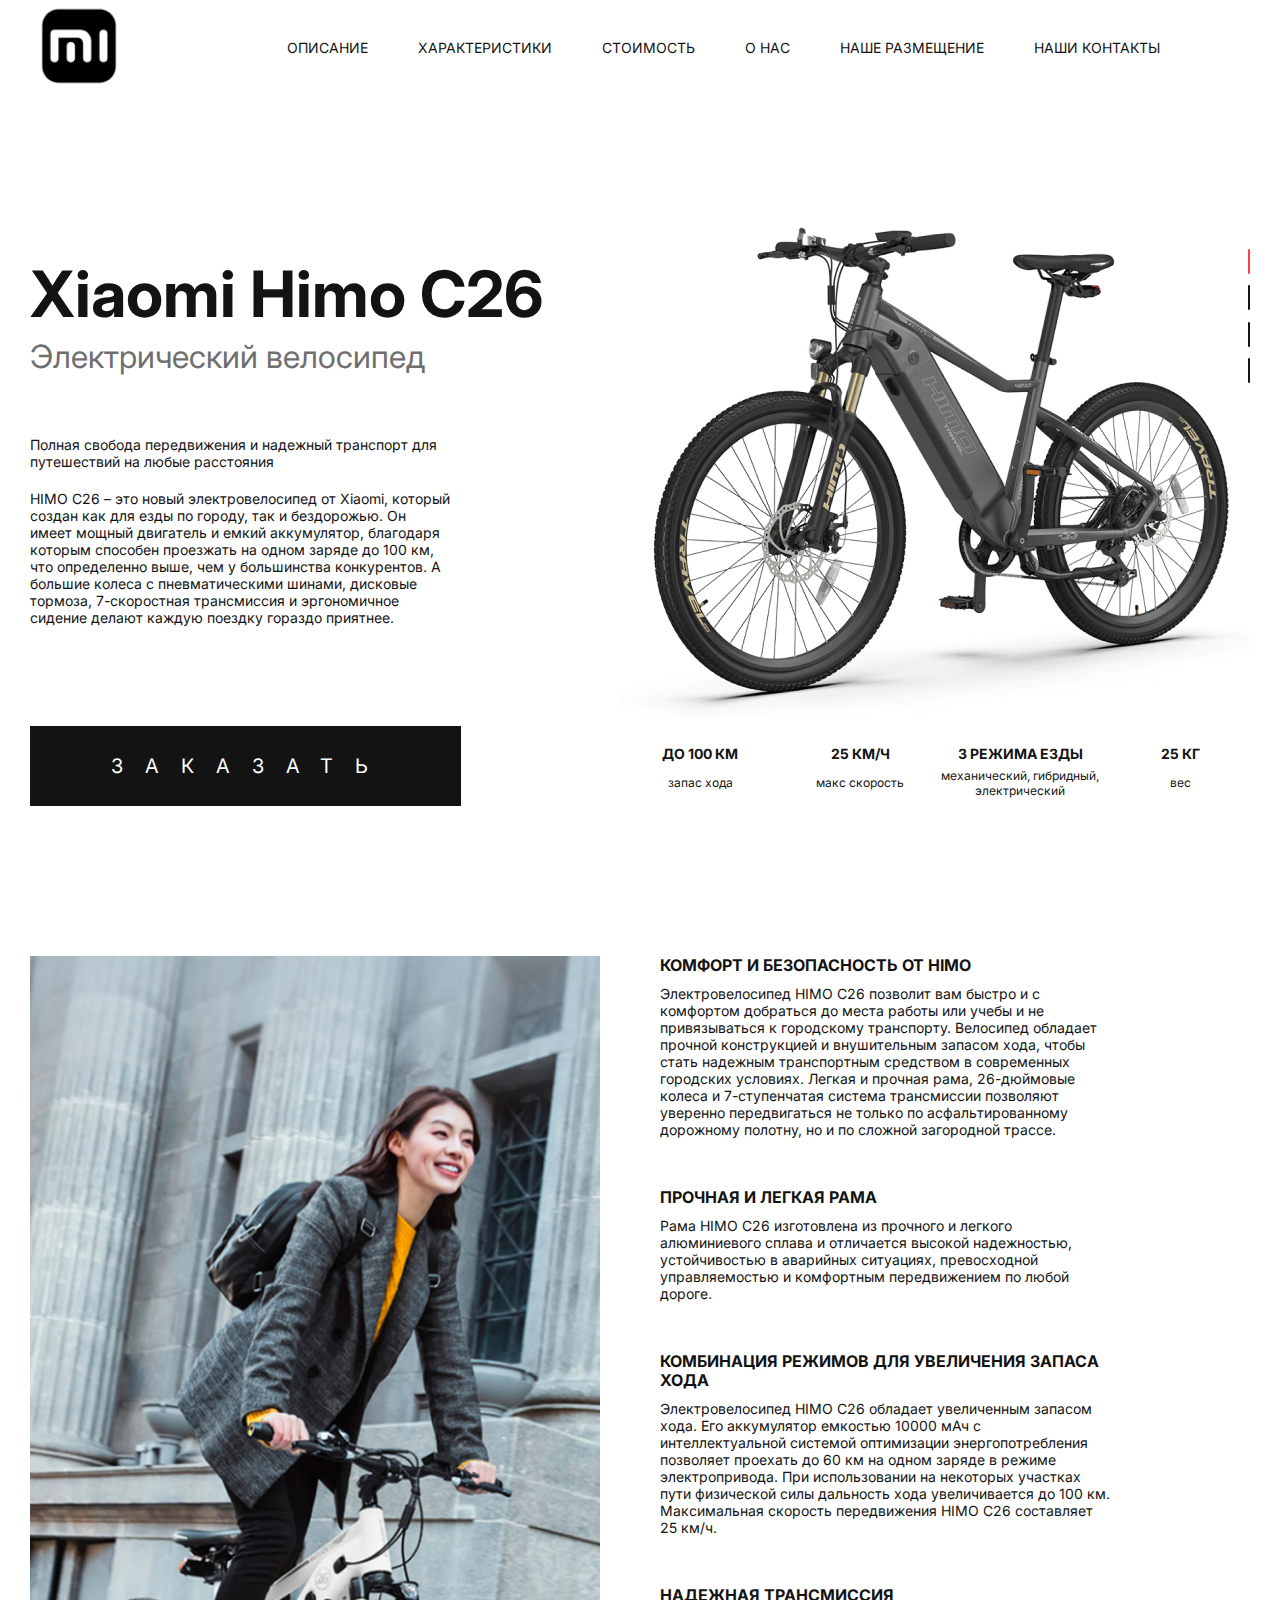
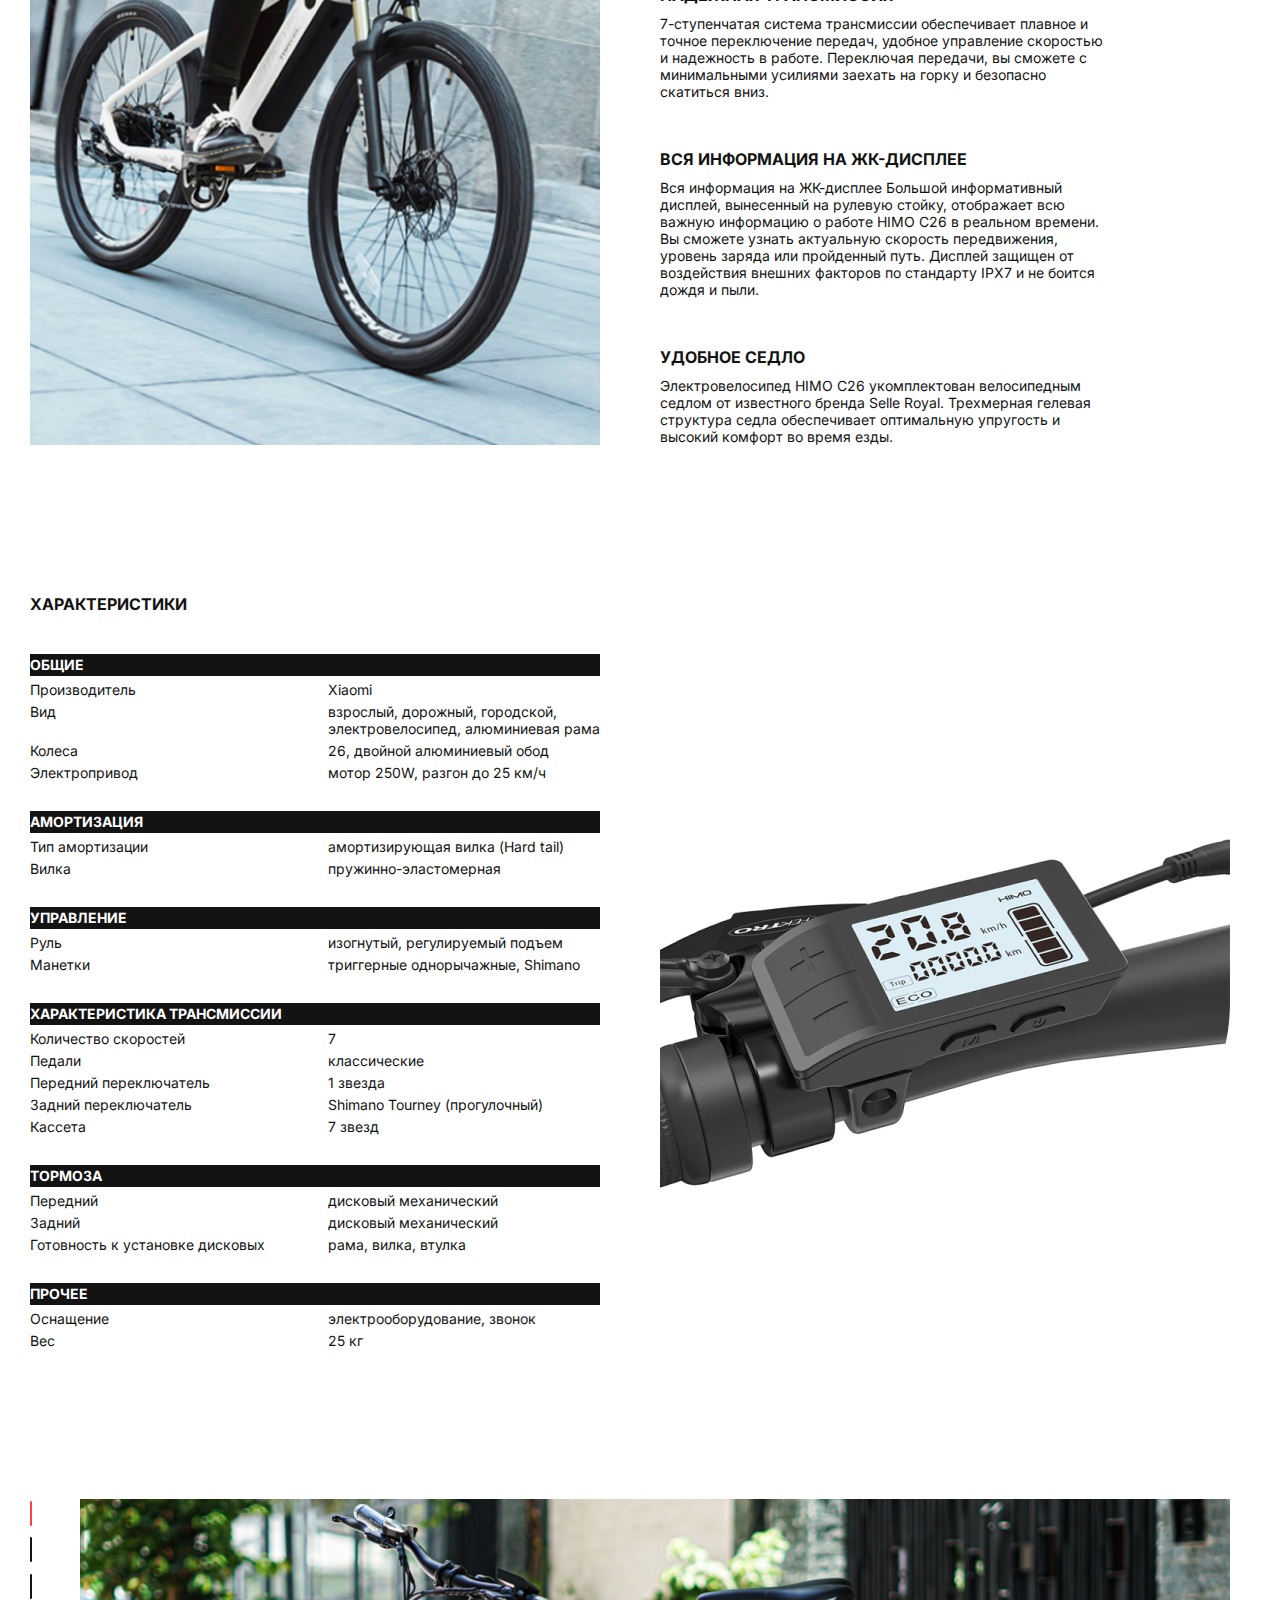
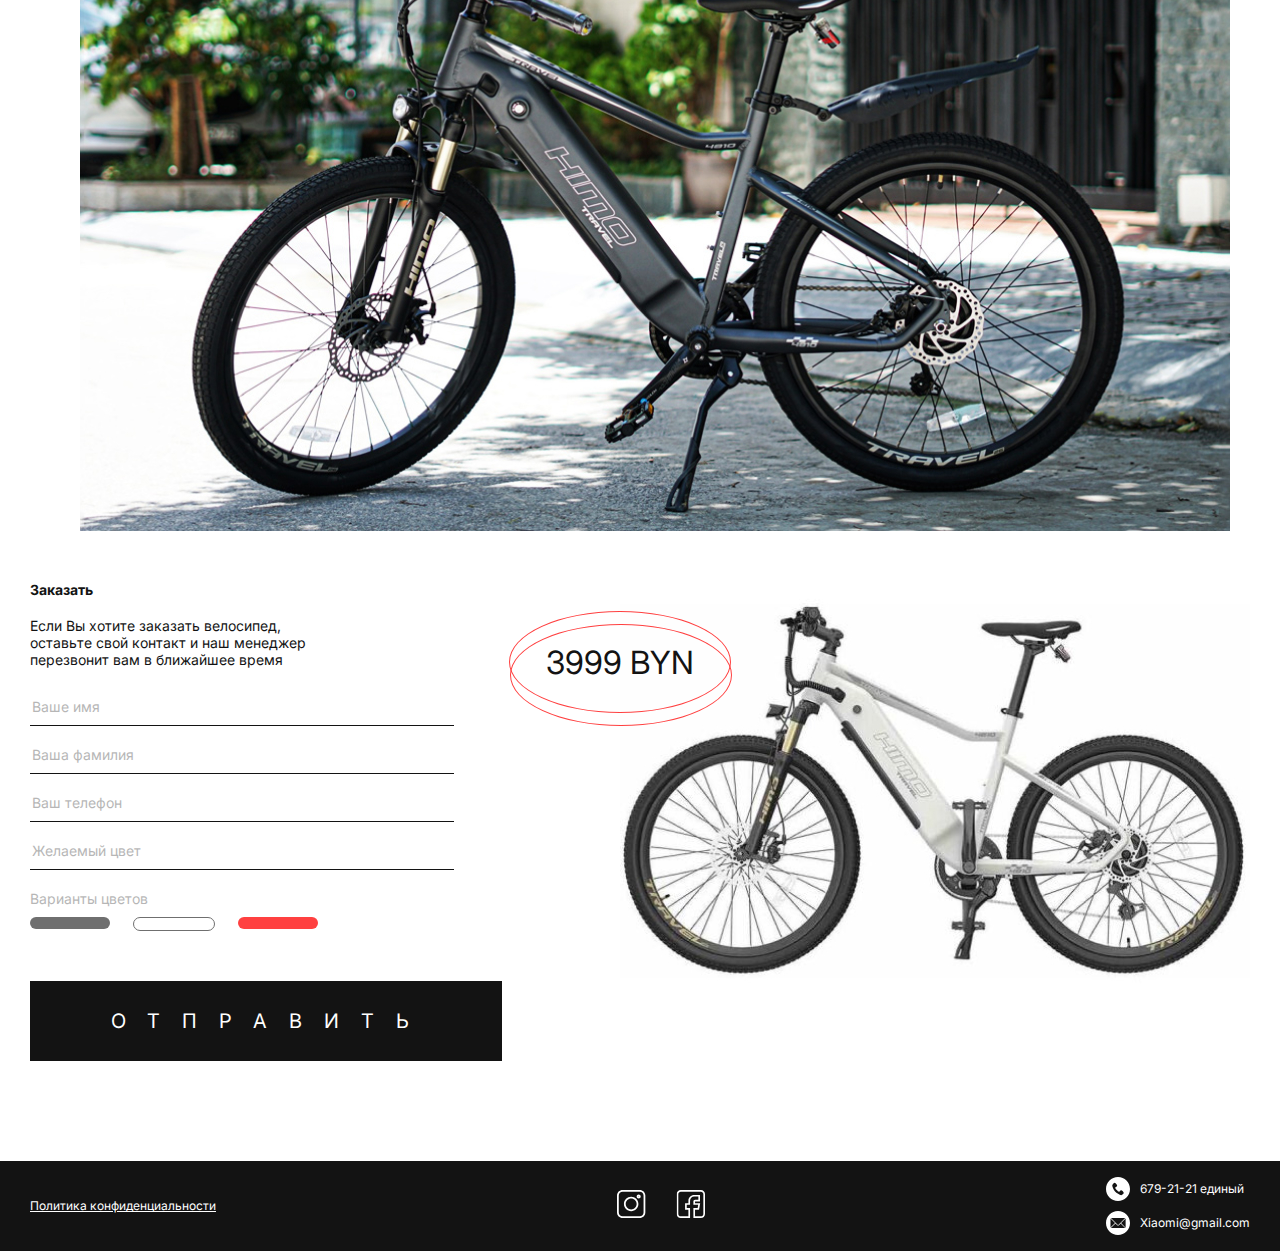
<file: index.html>
<!DOCTYPE html>
<html lang="ru">
<head>
    <meta charset="UTF-8">
    <meta name="viewport" content="width=device-width, initial-scale=1.0">
    <title>HIMO| Xiaomi Himo C26</title>
    <link rel="stylesheet" href="css/normalize.css">
    <link rel="preconnect" href="https://fonts.googleapis.com">
    <link rel="preconnect" href="https://fonts.gstatic.com" crossorigin>
    <link href="https://fonts.googleapis.com/css2?family=Inter:wght@400;700&display=swap" rel="stylesheet">
    <link rel="stylesheet" href="css/slick.css">
    <link rel="stylesheet" href="css/style.css">
</head>
<body>
    <header class="header">
        <div class="container">
             <div class="header__inner"> <!--  общий родитель для логотипа и меню--> 
              <a class="logo" href="#">
                 <img class = "logo__img" src="images/image2.jpg" alt="logo">
              </a>
              <nav class="menu">
                 <ul class="menu__list">
                    <li class="menu__item">
                        <a class="menu__link" href="#info">Описание</a>
                    </li>
                                        <li class="menu__item">
                        <a class="menu__link" href="#characteristics">Характеристики</a>
                    </li>
                                        <li class="menu__item">
                        <a class="menu__link" href="#price">стоимость</a>
                    </li>
                                        </li>
                                        <li class="menu__item">
                        <a class="menu__link" href="aboutus.html">о нас</a>
                    </li>
                                        </li>
                                        <li class="menu__item">
                        <a class="menu__link" href="nashemesto.html">Наше размещение</a>
                    </li>
                     <li class="menu__item">
                        <a class="menu__link" href="cotacts.html">Наши контакты</a>
                    </li>
                 </ul>
              </nav>
            </div>
        </div>
    </header>
    <section class="bike">
        <div class="container">
            <div class="bike__inner">
                <div class="bike__column">
                    <h1 class="bike__title">Xiaomi Himo C26</h1>
                    <h3 class="bike__subtitle">Электрический велосипед</h3>
                    <p class="bike__text">
                     Полная свобода передвижения и надежный транспорт для путешествий на любые расстояния
                    </p>
                    <p class="bike__text">
                        HIMO C26 – это новый электровелосипед от Xiaomi, который создан как для езды по 
                        городу, так и бездорожью. Он имеет мощный двигатель и емкий аккумулятор, благодаря
                        которым способен проезжать на одном заряде до 100 км, что определенно выше, чем у
                        большинства конкурентов. А большие колеса с пневматическими шинами, дисковые тормоза,
                        7-скоростная трансмиссия и эргономичное сидение делают каждую поездку гораздо
                        приятнее. 
                    </p>
                    <a class="bike__link" href="#price">ЗАКАЗАТЬ</a> <!--  bike--> 
                </div>
                <div class="bike__column bike__column-slider">
                    <div class="bike-slider">
                        <img class="bike-slider__item" src="images/bike1.jpg" alt="">
                        <img class="bike-slider__item" src="images/bike2.jpg" alt="">
                        <img class="bike-slider__item" src="images/bike3.jpg" alt="">
                        <img class="bike-slider__item" src="images/bike4.jpg" alt="">
                    </div>
                    <ul class="bike__list">
                     <li class="bike__list-item">
                        <span class="bike__list-num">до 100 км</span>  
                        <span class="bike__list-text">запас хода</span>
                     </li>
                     <li class="bike__list-item">
                        <span class="bike__list-num">25 км/ч </span>
                        <span class="bike__list-text">макс скорость</span>
                     </li>
                    <li class="bike__list-item">
                        <span class="bike__list-num">3 режима езды</span> 
                        <span class="bike__list-text">механический, гибридный, электрический</span>
                     </li>
                    <li class="bike__list-item">
                        <span class="bike__list-num">25 кг</span> 
                        <span class="bike__list-text">вес</span>
                     </li>
                    </ul>
                </div>
            </div>
        </div>
    </section>
    <section class="info" id="info">
        <div class="container">
            <div class="info__inner">
                <img class="info__img" src="images/info-img.jpg" alt="">
                <div class="info__list">
                    <div class="info__item">
                        <h4 class="info__item-title">
                          Комфорт и безопасность от HIMO
                        </h4>
                        <p class="info__item-text">
                            Электровелосипед HIMO C26 позволит вам быстро и с комфортом добраться до места работы или учебы и не привязываться к городскому транспорту. Велосипед обладает прочной конструкцией и внушительным запасом хода, чтобы стать надежным транспортным средством в современных городских условиях. Легкая и прочная рама, 26-дюймовые колеса и 7-ступенчатая система трансмиссии позволяют уверенно передвигаться не только по асфальтированному дорожному полотну, но и по сложной загородной трассе.
                        </p>
                    </div>
                                        <div class="info__item">
                        <h4 class="info__item-title">
                         Прочная и легкая рама
                        </h4>
                        <p class="info__item-text">
                            Рама HIMO C26 изготовлена из прочного и легкого алюминиевого сплава и отличается высокой надежностью, устойчивостью в аварийных ситуациях, превосходной управляемостью и комфортным передвижением по любой дороге.
                        </p>
                    </div>
                                        <div class="info__item">
                        <h4 class="info__item-title">
                          Комбинация режимов для увеличения запаса хода
                        </h4>
                        <p class="info__item-text">
                            Электровелосипед HIMO C26 обладает увеличенным запасом хода. Его аккумулятор емкостью 10000 мАч с интеллектуальной системой оптимизации энергопотребления позволяет проехать до 60 км на одном заряде в режиме электропривода. При использовании на некоторых участках пути физической силы дальность хода увеличивается до 100 км. Максимальная скорость передвижения HIMO C26 составляет 25 км/ч.
                        </p>
                    </div>
                                        <div class="info__item">
                        <h4 class="info__item-title">
                          Надежная трансмиссия
                        </h4>
                        <p class="info__item-text">
                            7-ступенчатая система трансмиссии обеспечивает плавное и точное переключение передач, удобное управление скоростью и надежность в работе. Переключая передачи, вы сможете с минимальными усилиями заехать на горку и безопасно скатиться вниз.
                        </p>
                    </div>
                                        <div class="info__item">
                        <h4 class="info__item-title">
                           Вся информация на ЖК-дисплее
                        </h4>
                        <p class="info__item-text">
                             Вся информация на ЖК-дисплее
Большой информативный дисплей, вынесенный на рулевую стойку, отображает всю важную информацию о работе HIMO C26 в реальном времени. Вы сможете узнать актуальную скорость передвижения, уровень заряда или пройденный путь. Дисплей защищен от воздействия внешних факторов по стандарту IPX7 и не боится дождя и пыли.
                        </p>
                    </div>
                                        <div class="info__item">
                        <h4 class="info__item-title">
                           Удобное седло
                        </h4>
                        <p class="info__item-text">
                            Электровелосипед HIMO C26 укомплектован велосипедным седлом от известного бренда Selle Royal. Трехмерная гелевая структура седла обеспечивает оптимальную упругость и высокий комфорт во время езды.
                        </p>
                    </div>
                </div>
            </div>
        </div>
    </section>
    <section class="characteristics" id="characteristics">
        <div class="container">
             <h4 class="characteristics__head">
                    Характеристики
             </h4>
            <div class="characteristics__inner">
               <div class="characteristics__items">
                  <ul class="characteristics__list">
                    <li class="characteristics__title">
                       Общие
                    </li>
                    <li class="characteristics__line">
                       <p class="characteristics__name">Производитель</p>
                       <p class="characteristics__descr">Xiaomi</p>
                    </li>
                                        <li class="characteristics__line">
                       <p class="characteristics__name">Вид</p>
                       <p class="characteristics__descr">взрослый, дорожный, городской, электровелосипед, алюминиевая рама</p>
                    </li>
                                        <li class="characteristics__line">
                       <p class="characteristics__name">Колеса</p>
                       <p class="characteristics__descr">26, двойной алюминиевый обод</p>
                    </li>
                                        <li class="characteristics__line">
                       <p class="characteristics__name">Электропривод</p>
                       <p class="characteristics__descr">мотор 250W, разгон до 25 км/ч</p>
                    </li>
                  </ul>
                 <ul class="characteristics__list">
                    <li class="characteristics__title">
                      Амортизация
                    </li>
                    <li class="characteristics__line">
                       <p class="characteristics__name">Тип амортизации</p>
                       <p class="characteristics__descr">амортизирующая вилка (Hard tail)</p>
                    </li>
                                        <li class="characteristics__line">
                       <p class="characteristics__name">Вилка</p>
                       <p class="characteristics__descr">пружинно-эластомерная</p>
                    </li>
                  </ul>
                                   <ul class="characteristics__list">
                    <li class="characteristics__title">
                       Управление
                    </li>
                    <li class="characteristics__line">
                       <p class="characteristics__name">Руль</p>
                       <p class="characteristics__descr">изогнутый, регулируемый подъем</p>
                    </li>
                                        <li class="characteristics__line">
                       <p class="characteristics__name">Манетки</p>
                       <p class="characteristics__descr">триггерные однорычажные, Shimano</p>
                    </li>
                  </ul>
                                   <ul class="characteristics__list">
                    <li class="characteristics__title">
                       Характеристика трансмиссии
                    </li>
                    <li class="characteristics__line">
                       <p class="characteristics__name">Количество скоростей</p>
                       <p class="characteristics__descr">7</p>
                    </li>
                                        <li class="characteristics__line">
                       <p class="characteristics__name">Педали</p>
                       <p class="characteristics__descr">классические</p>
                    </li>
                                        <li class="characteristics__line">
                       <p class="characteristics__name">Передний переключатель</p>
                       <p class="characteristics__descr">1 звезда</p>
                    </li>
                                        <li class="characteristics__line">
                       <p class="characteristics__name">Задний переключатель</p>
                       <p class="characteristics__descr">Shimano Tourney (прогулочный)</p>
                    </li>
                                        <li class="characteristics__line">
                       <p class="characteristics__name">Кассета</p>
                       <p class="characteristics__descr">7 звезд</p>
                    </li>
                  </ul>
                                   <ul class="characteristics__list">
                    <li class="characteristics__title">
                       Тормоза
                    </li>
                    <li class="characteristics__line">
                       <p class="characteristics__name">Передний</p>
                       <p class="characteristics__descr">дисковый механический</p>
                    </li>
                                        <li class="characteristics__line">
                       <p class="characteristics__name">Задний</p>
                       <p class="characteristics__descr">дисковый механический</p>
                    </li>
                                        <li class="characteristics__line">
                       <p class="characteristics__name">Готовность к установке дисковых</p>
                       <p class="characteristics__descr">рама, вилка, втулка</p>
                    </li>
                  </ul>
                                   <ul class="characteristics__list">
                    <li class="characteristics__title">
                         Прочее
                    </li>
                    <li class="characteristics__line">
                       <p class="characteristics__name">Оснащение</p>
                       <p class="characteristics__descr">электрооборудование, звонок</p>
                    </li>
                                        <li class="characteristics__line">
                       <p class="characteristics__name">Вес</p>
                       <p class="characteristics__descr">25 кг</p>
                    </li>
                  </ul>
               </div>
               <img class="characteristics__img" src="images/characteristics__img.jpg" alt="">
            </div>
        </div>
    </section>
      <div class="slider">
        <div class="container">
            <div class="slider__items">
               <div class="slider__item">
                <img class="slider__img" src="images/slider-1.jpg" alt="">
               </div>
                              <div class="slider__item">
                <img class="slider__img" src="images/slider-2.jpg" alt="">
               </div>
                              <div class="slider__item">
                <img class="slider__img" src="images/slider-3.jpg" alt="">
               </div>
            </div>
        </div>
      </div>  
      <section class="price" id="price">
        <div class="container">
            <div class="price__inner">
                <form class="form">
                    <h4 class="from__title">
                        Заказать
                    </h4>
                    <p class="form__text">
                        Если Вы хотите заказать велосипед, оставьте свой контакт и наш менеджер перезвонит вам в ближайшее время
                    </p>
                    <input class="form__input-name" id ="name" type="text" placeholder="Ваше имя" >
                    <input class="form__input-phone"  id="surname" type="tel" placeholder="Ваша фамилия">
                    <input class="form__input-phone" id="phone" type="tel" placeholder="Ваш телефон" >
                    <input class="form__input-phone" id="color" type="tel" placeholder="Желаемый цвет" >
                    <p class="form__input-text">
                        Варианты цветов
                    </p>
                    <div class="form__label-box">
                        <label class="form__label">
                            <input class="form__input-radio" type="radio" name="radio">
                            <div class="form__bike">
                                <img class="form__bike-img" src="images/bike-grey.jpg" alt="">
                                <p class="form__bike-price"><span>3800 BYN</span></p>
                            </div>
                            <div class="form__radio-style form__radio-style--grey"></div>
                        </label>
                                                <label class="form__label">
                            <input class="form__input-radio" type="radio" name="radio" checked>
                            <div class="form__bike">
                                <img class="form__bike-img" src="images/bike-white.jpg" alt="">
                                <p class="form__bike-price"><span>3999 BYN</span></p>
                            </div>
                            <div class="form__radio-style form__radio-style--white"></div>
                        </label>
                                                <label class="form__label">
                            <input class="form__input-radio" type="radio" name="radio">
                            <div class="form__bike">
                                <img class="form__bike-img" src="images/bike-red.jpg" alt="">
                                <p class="form__bike-price"><span>4200 BYN</span></p>
                            </div>
                            <div class="form__radio-style form__radio-style--red"></div>
                        </label>
                    </div>
                    <button class="form__btn" type="submit" id="price-action">ОТПРАВИТЬ</button>
                </form>
            </div>
       </div>
      </section>
       <footer class="footer">
        <div class="container">
            <div class="footer__inner">
                <a class="footer__link" href="politconf.html">
                    Политика конфиденциальности
                </a>
                <div class="footer__social">
                    <a class="footer__social-link" href="https://www.instagram.com/xistoreofficial/">  
                      <img class="footer__social-img" src="images/instagram.svg" alt="">
                    </a>
                    <a class="footer__social-link" href="https://www.facebook.com/XiaomiGlobal/?locale=ru_RU">
                         <img class="footer__social-img" src="images/facebook.svg" alt="">
                    </a>
                </div>
                <div class="footer__contacts">
                    <a class="footer__contacts-link" href="tel:679-21-21">
                        <img class="footer__contacts-img" src="images/phone.svg" alt="">
                       <span>679-21-21 единый</span>
                    </a>
                    <a class="footer__contacts-link" href="#mailto:Xiaomi@gmail.com">
                        <img class="footer__contacts-img" src="images/mail.svg" alt="">
                         <span>Xiaomi@gmail.com</span>
                    </a>
                </div>
            </div>
        </div>
       </footer>


    <script src="https://ajax.googleapis.com/ajax/libs/jquery/3.7.1/jquery.min.js"></script>
    <script src="js/slick.min.js"></script>
    <script src="js/main.js"></script>
</body>
</html>
</file>
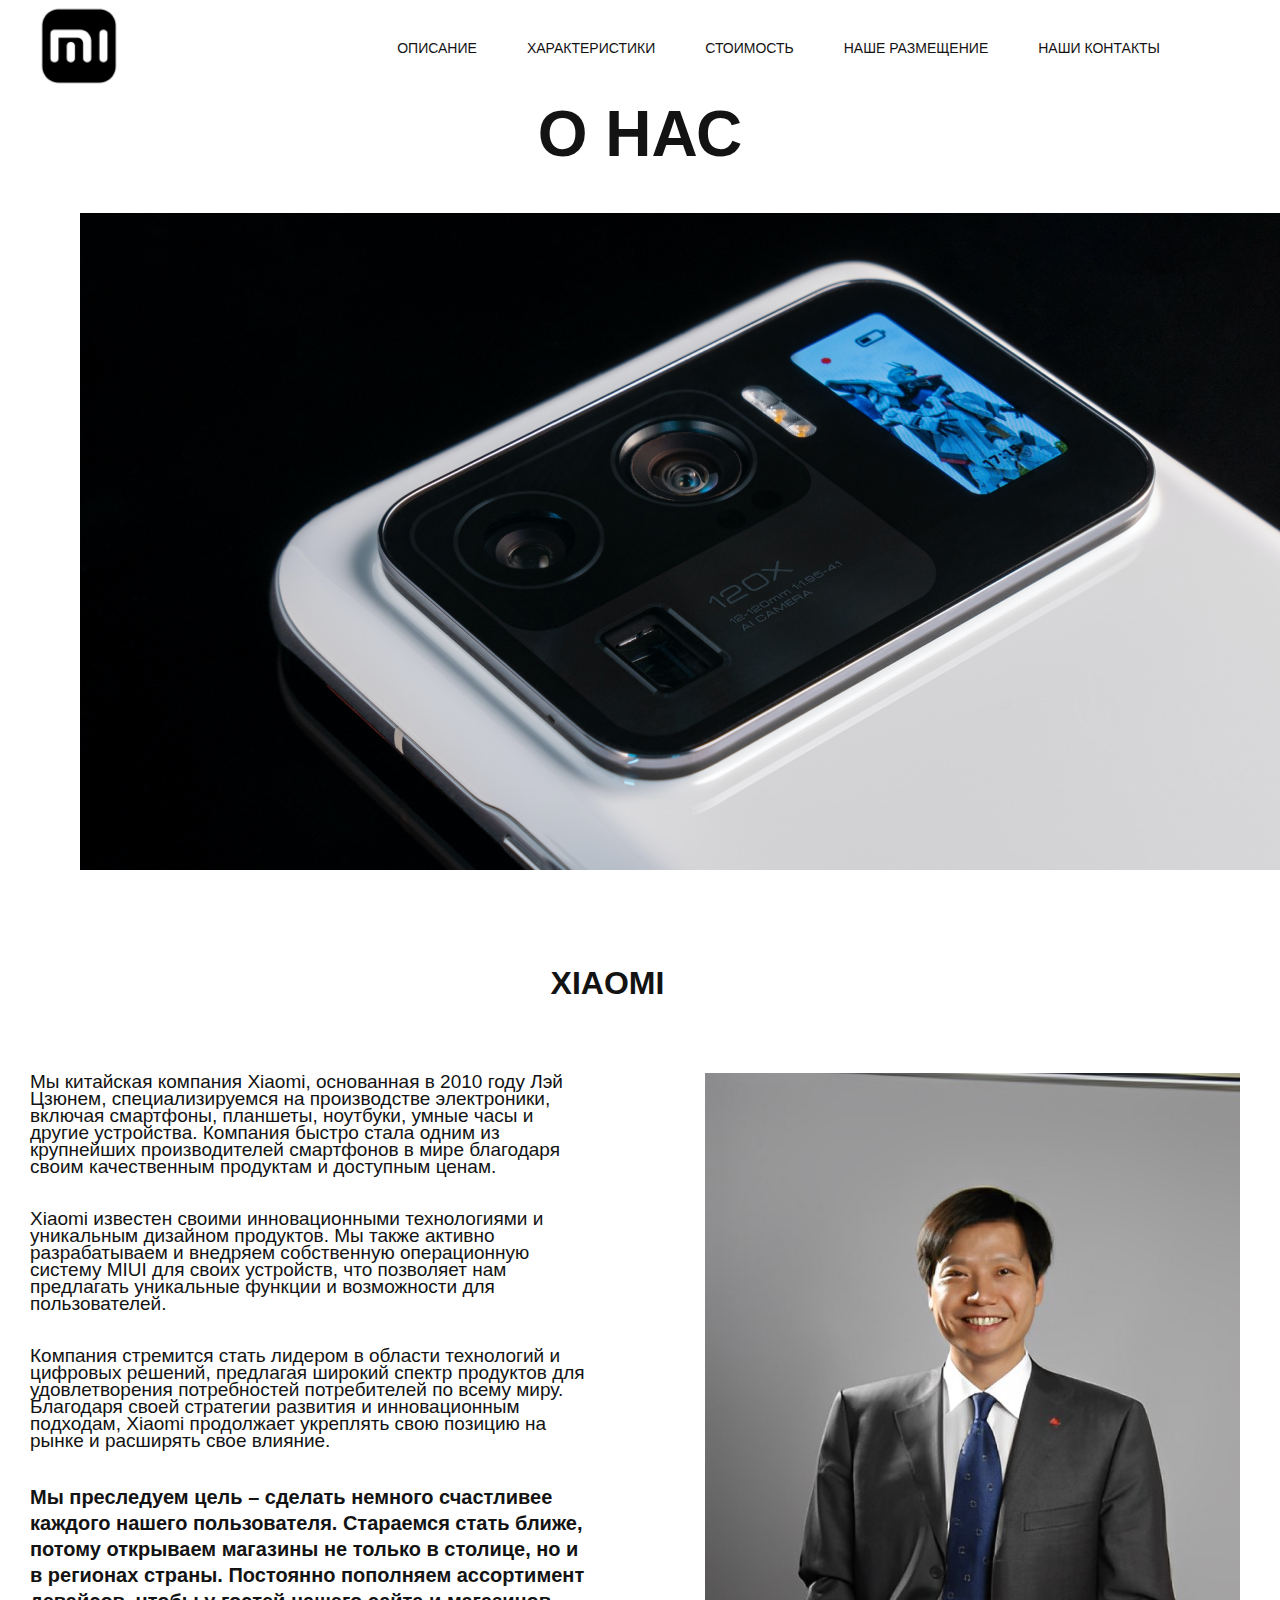
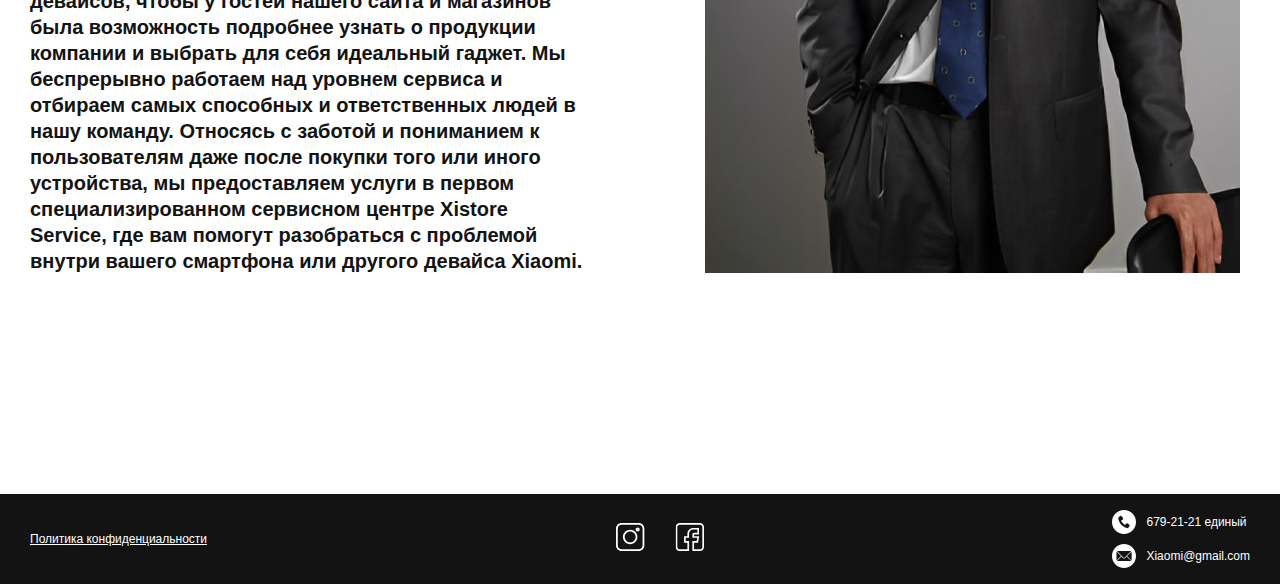
<file: aboutus.html>
<!DOCTYPE html>
<html lang="ru">
<head>
    <meta charset="UTF-8">
    <meta name="viewport" content="width=device-width, initial-scale=1.0">
    <title>О нас</title>
    <link rel="stylesheet" href="css/style.css">
</head>
<body>




     <header class="header">
        <div class="container">
             <div class="header__inner"> <!--  общий родитель для логотипа и меню--> 
              <a class="logo" href="index.html">
                 <img class = "logo__img" src="images/image2.jpg" alt="logo">
              </a>
              <nav class="menu">
                 <ul class="menu__list">
                    <li class="menu__item">
                        <a class="menu__link" href="#info">Описание</a>
                    </li>
                                        <li class="menu__item">
                        <a class="menu__link" href="#characteristics">Характеристики</a>
                    </li>
                                        <li class="menu__item">
                        <a class="menu__link" href="#price">стоимость</a>
                                        </li>
                                        <li class="menu__item">
                        <a class="menu__link" href="nashemesto.html">Наше размещение</a>
                    </li>
                     <li class="menu__item">
                        <a class="menu__link" href="cotacts.html">Наши контакты</a>
                    </li>
                 </ul>
              </nav>
            </div>
        </div>
    </header>

    
     <main class="main">
        <section class="headline">
             <div class="container">
               <h1 class="title">
               О НАС
               </h1>
               <img class="headline-img" src="images/phone-xiaomi.jpg" alt="О НАС">
              </div>
        </section>
         <section class="new">
            <div class="container">
                <h2 class="new-title">
                  Xiaomi
                </h2>
              <div class="new-info">
                <div class="new-text">
                    <p>
                       Мы китайская компания Xiaomi, основанная в 2010 году Лэй Цзюнем, специализируемся на производстве электроники, включая смартфоны, планшеты, ноутбуки, умные часы и другие устройства. Компания быстро стала одним из крупнейших производителей смартфонов в мире благодаря своим качественным продуктам и доступным ценам.
                    </p>
                    <p>
                      Xiaomi известен своими инновационными технологиями и уникальным дизайном продуктов. Мы также активно разрабатываем и внедряем собственную операционную систему MIUI для своих устройств, что позволяет нам предлагать уникальные функции и возможности для пользователей.
                    </p>
                    <p>
                      Компания стремится стать лидером в области технологий и цифровых решений, предлагая широкий спектр продуктов для удовлетворения потребностей потребителей по всему миру. Благодаря своей стратегии развития и инновационным подходам, Xiaomi продолжает укреплять свою позицию на рынке и расширять свое влияние.
                    </p>
                    <b>
                        Мы преследуем цель – сделать немного счастливее каждого нашего пользователя. Стараемся стать ближе, потому открываем магазины не только в столице, но и в регионах страны. Постоянно пополняем ассортимент девайсов, чтобы у гостей нашего сайта и магазинов была возможность подробнее узнать о продукции компании и выбрать для себя идеальный гаджет. Мы беспрерывно работаем над уровнем сервиса и отбираем самых способных и ответственных людей в нашу команду. Относясь с заботой и пониманием к пользователям даже после покупки того или иного устройства, мы предоставляем услуги в первом специализированном сервисном центре Xistore Service, где вам помогут разобраться с проблемой внутри вашего смартфона или другого девайса Xiaomi.
                    </b>
                </div>
                <img class="images-new" src="images/Mao-dze-dun.png" alt="Mao">
              </div>
            </div>
         </section>  
    </main>









    <footer class="footer">
        <div class="container">
            <div class="footer__inner">
                <a class="footer__link" href="politconf.html">
                    Политика конфиденциальности
                </a>
                <div class="footer__social">
                    <a class="footer__social-link" href="https://www.instagram.com/xistoreofficial/">  
                      <img class="footer__social-img" src="images/instagram.svg" alt="">
                    </a>
                    <a class="footer__social-link" href="https://www.facebook.com/XiaomiGlobal/?locale=ru_RU">
                         <img class="footer__social-img" src="images/facebook.svg" alt="">
                    </a>
                </div>
                <div class="footer__contacts">
                    <a class="footer__contacts-link" href="tel:679-21-21">
                        <img class="footer__contacts-img" src="images/phone.svg" alt="">
                       <span>679-21-21 единый</span>
                    </a>
                    <a class="footer__contacts-link" href="#mailto:Xiaomi@gmail.com">
                        <img class="footer__contacts-img" src="images/mail.svg" alt="">
                         <span>Xiaomi@gmail.com</span>
                    </a>
                </div>
            </div>
        </div>
    </footer>
   









</body>
</html>
</file>
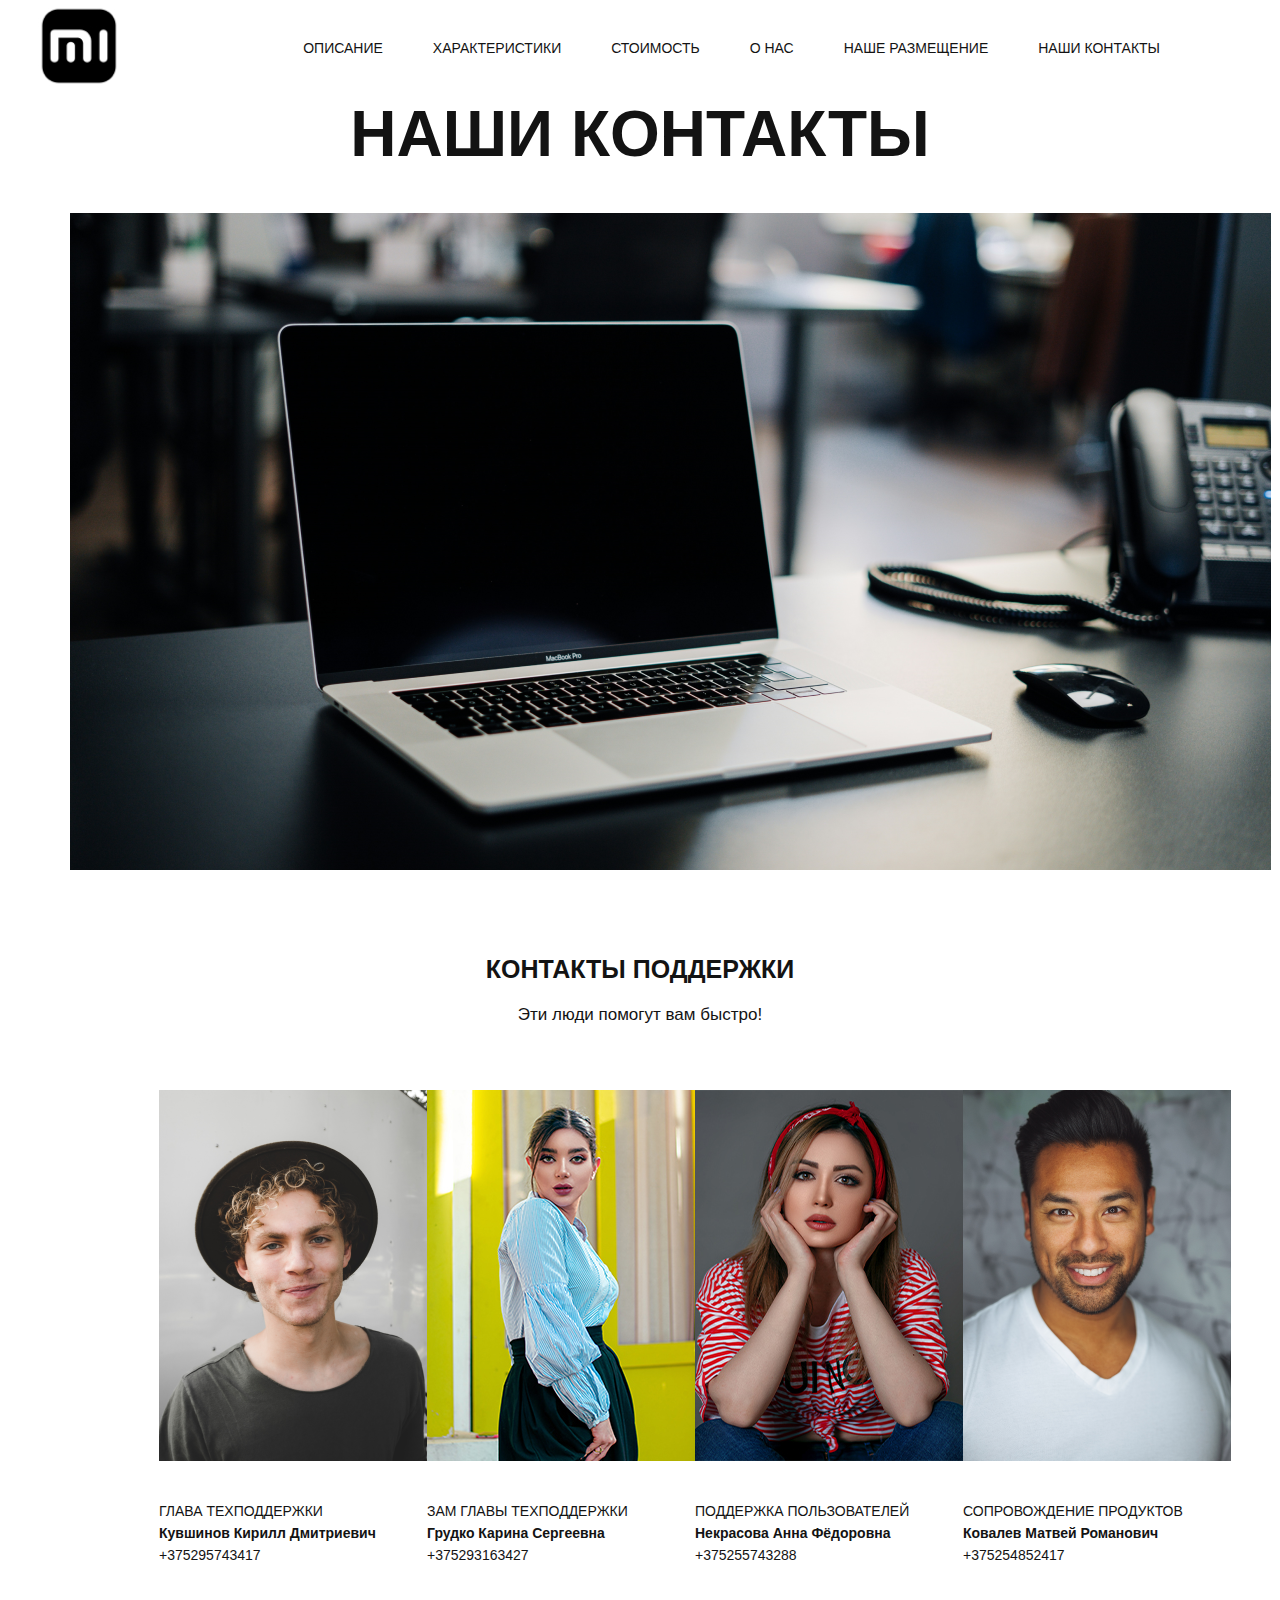
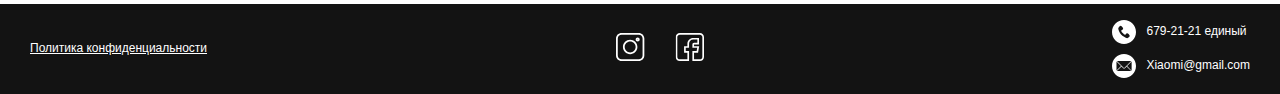
<file: cotacts.html>
<!DOCTYPE html>
<html lang="ru">
<head>
    <meta charset="UTF-8">
    <meta name="viewport" content="width=device-width, initial-scale=1.0">
    <title>Наши контакты</title>
     <link rel="stylesheet" href="css/style.css">
</head>
<body>
     <header class="header">
        <div class="container">
             <div class="header__inner"> <!--  общий родитель для логотипа и меню--> 
              <a class="logo" href="index.html">
                 <img class = "logo__img" src="images/image2.jpg" alt="logo">
              </a>
              <nav class="menu">
                 <ul class="menu__list">
                    <li class="menu__item">
                        <a class="menu__link" href="#info">Описание</a>
                    </li>
                                        <li class="menu__item">
                        <a class="menu__link" href="#characteristics">Характеристики</a>
                    </li>
                                        <li class="menu__item">
                        <a class="menu__link" href="#price">стоимость</a>
                    </li>
                                        </li>
                                        <li class="menu__item">
                        <a class="menu__link" href="aboutus.html">о нас</a>
                    </li>
                                        </li>
                                        <li class="menu__item">
                        <a class="menu__link" href="nashemesto.html">Наше размещение</a>
                    </li>
                     <li class="menu__item">
                        <a class="menu__link" href="#info">Наши контакты</a>
                    </li>
                 </ul>
              </nav>
            </div>
        </div>
    </header>
    <section class="headline">
               <h1 class="title">
               НАШИ КОНТАКТЫ
               </h1>
               <img class="headline-img" src="images/phone.png" alt="О НАС">
            
    </section>
    <div class="section">
        <div class="container-con">
            <h2 class="section__title-con">
               Контакты поддержки
            </h2>
            <p class="section__subtitle-con">
                Эти люди помогут вам быстро!
            </p>
            <div class="new-product-wrap-con">
                <div class="new-product-con">
                    <img src="images/persone1.png" alt="" class="new-product__img-con" alt="#">
                    <span class="new-product__brand-con">Глава техподдержки</span>
                    <p class="new-product__link-con">Кувшинов Кирилл Дмитриевич</p>
                    <span class=new-product__price_old-con"">+375295743417</span>
                </div>
                 <div class="new-product-con">
                    <img src="images/persone2.png" alt="" class="new-product__img-con" alt="#">
                    <span class="new-product__brand-con">Зам главы техподдержки</span>
                    <p class="new-product__link-con">Грудко Карина Сергеевна</p>
                    <span class=new-product__price_old-con"">+375293163427</span>
                </div>
                 <div class="new-product-con">
                    <img src="images/persone3.png" alt="" class="new-product__img-con" alt="#">
                    <span class="new-product__brand-con">поддержка пользователей</span>
                    <p class="new-product__link-con">Некрасова Анна Фёдоровна</p>
                    <span class=new-product__price_old-con"">+375255743288</span>
                </div>
                 <div class="new-product-con">
                    <img src="images/persone4.png" alt="" class="new-product__img-con" alt="#">
                    <span class="new-product__brand-con">сопровождение продуктов</span>
                    <p class="new-product__link-con">Ковалев Матвей Романович</p>
                    <span class=new-product__price_old-con"">+375254852417</span>
                </div>
            </div>
        </div>
    </div>
     
      <footer class="footer">
        <div class="container">
            <div class="footer__inner">
                <a class="footer__link" href="politconf.html">
                    Политика конфиденциальности
                </a>
                <div class="footer__social">
                    <a class="footer__social-link" href="https://www.instagram.com/xistoreofficial/">  
                      <img class="footer__social-img" src="images/instagram.svg" alt="">
                    </a>
                    <a class="footer__social-link" href="https://www.facebook.com/XiaomiGlobal/?locale=ru_RU">
                         <img class="footer__social-img" src="images/facebook.svg" alt="">
                    </a>
                </div>
                <div class="footer__contacts">
                    <a class="footer__contacts-link" href="tel:679-21-21">
                        <img class="footer__contacts-img" src="images/phone.svg" alt="">
                       <span>679-21-21 единый</span>
                    </a>
                    <a class="footer__contacts-link" href="#mailto:Xiaomi@gmail.com">
                        <img class="footer__contacts-img" src="images/mail.svg" alt="">
                         <span>Xiaomi@gmail.com</span>
                    </a>
                </div>
            </div>
        </div>
    </footer>






</body>
</html>
</file>
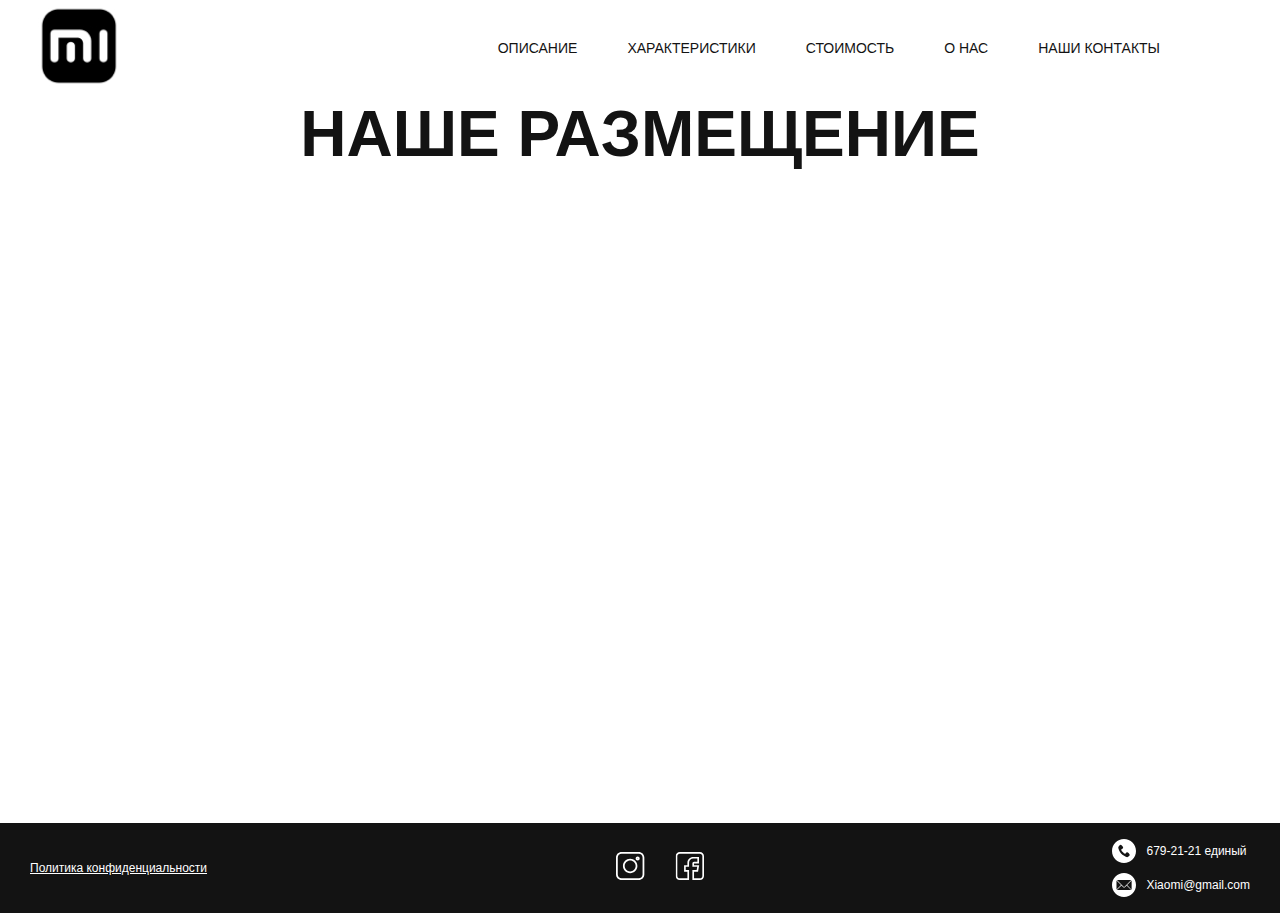
<file: nashemesto.html>
<!DOCTYPE html>
<html lang="ru">
<head>
    <meta charset="UTF-8">
    <meta name="viewport" content="width=device-width, initial-scale=1.0">
    <title>Наше размещение</title>
    <link rel="stylesheet" href="css/style.css">
</head>
<body>
    
  <header class="header">
        <div class="container">
             <div class="header__inner"> <!--  общий родитель для логотипа и меню--> 
              <a class="logo" href="index.html">
                 <img class = "logo__img" src="images/image2.jpg" alt="logo">
              </a>
              <nav class="menu">
                 <ul class="menu__list">
                    <li class="menu__item">
                        <a class="menu__link" href="#info">Описание</a>
                    </li>
                                        <li class="menu__item">
                        <a class="menu__link" href="#characteristics">Характеристики</a>
                    </li>
                                        <li class="menu__item">
                        <a class="menu__link" href="#price">стоимость</a>
                                        </li>
                                         <li class="menu__item">
                        <a class="menu__link" href="aboutus.html">о нас</a>
                                        </li>
                                         <li class="menu__item">
                        <a class="menu__link" href="cotacts.html">Наши контакты</a>
                    </li>
                 </ul>
              </nav>
            </div>
        </div>
    </header>



          <section class="headline">
             <div class="container">
               <h1 class="title">
               наше размещение
               </h1>
              </div>
        </section>
           <section class="container">
            <div class="container-map">
                <iframe class="map" src="https://www.google.com/maps/embed?pb=!1m18!1m12!1m3!1d150420.20059063085!2d27.367631453410688!3d53.90836690000002!2m3!1f0!2f0!3f0!3m2!1i1024!2i768!4f13.1!3m3!1m2!1s0x46dbcf92d2a74f19%3A0xdbb4ec9a1cc6d476!2z0JzQsNCz0LDQt9C40L0gWGlhb21pINCyINCc0LjQvdGB0LrQtSAtINCc0LjQkdCw0Ll8TUkuQlk!5e0!3m2!1sru!2sby!4v1700930124975!5m2!1sru!2sby" width="1185" height="600" style="border:0;" allowfullscreen="" loading="lazy" referrerpolicy="no-referrer-when-downgrade"></iframe>
            </div>
           </section>



    <footer class="footer">
        <div class="container">
            <div class="footer__inner">
                <a class="footer__link" href="politconf.html">
                    Политика конфиденциальности
                </a>
                <div class="footer__social">
                    <a class="footer__social-link" href="https://www.instagram.com/xistoreofficial/">  
                      <img class="footer__social-img" src="images/instagram.svg" alt="">
                    </a>
                    <a class="footer__social-link" href="https://www.facebook.com/XiaomiGlobal/?locale=ru_RU">
                         <img class="footer__social-img" src="images/facebook.svg" alt="">
                    </a>
                </div>
                <div class="footer__contacts">
                    <a class="footer__contacts-link" href="tel:679-21-21">
                        <img class="footer__contacts-img" src="images/phone.svg" alt="">
                       <span>679-21-21 единый</span>
                    </a>
                    <a class="footer__contacts-link" href="#mailto:Xiaomi@gmail.com">
                        <img class="footer__contacts-img" src="images/mail.svg" alt="">
                         <span>Xiaomi@gmail.com</span>
                    </a>
                </div>
            </div>
        </div>
    </footer>













       





</body>
</html>
</file>
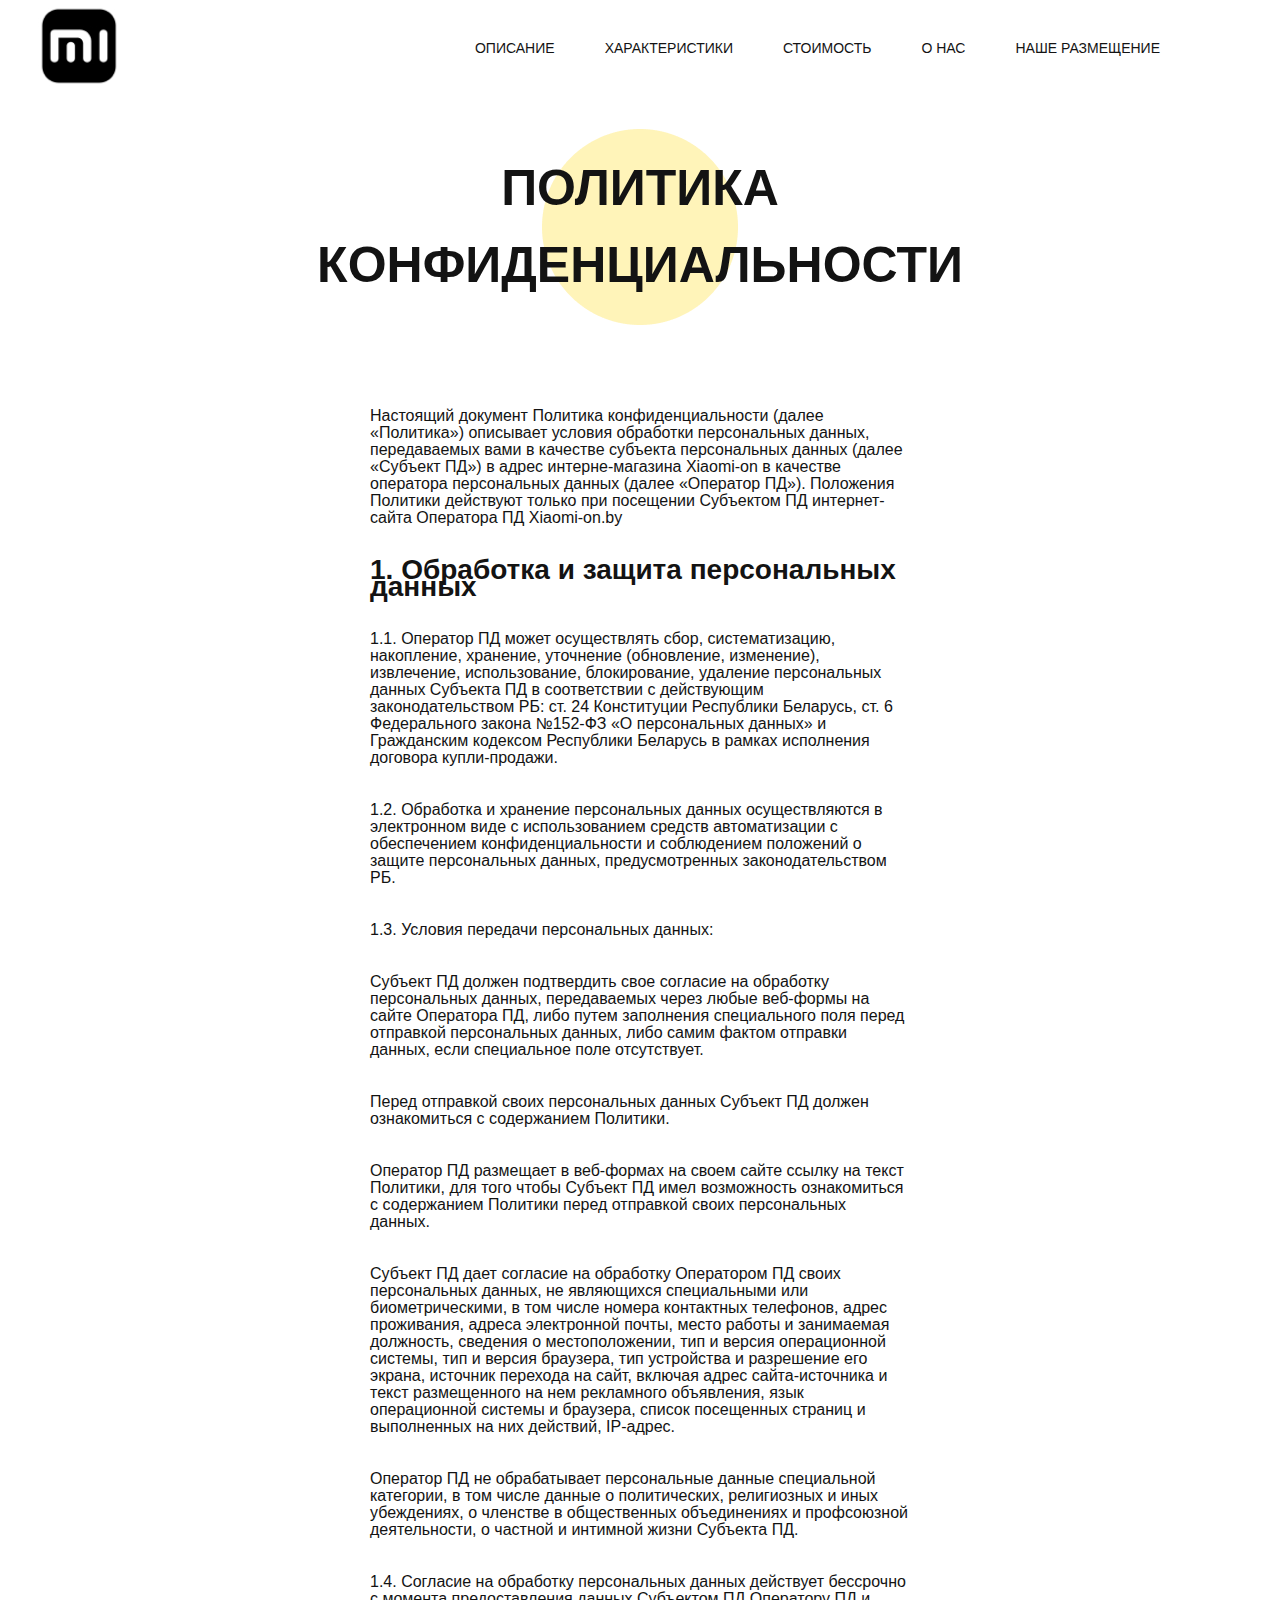
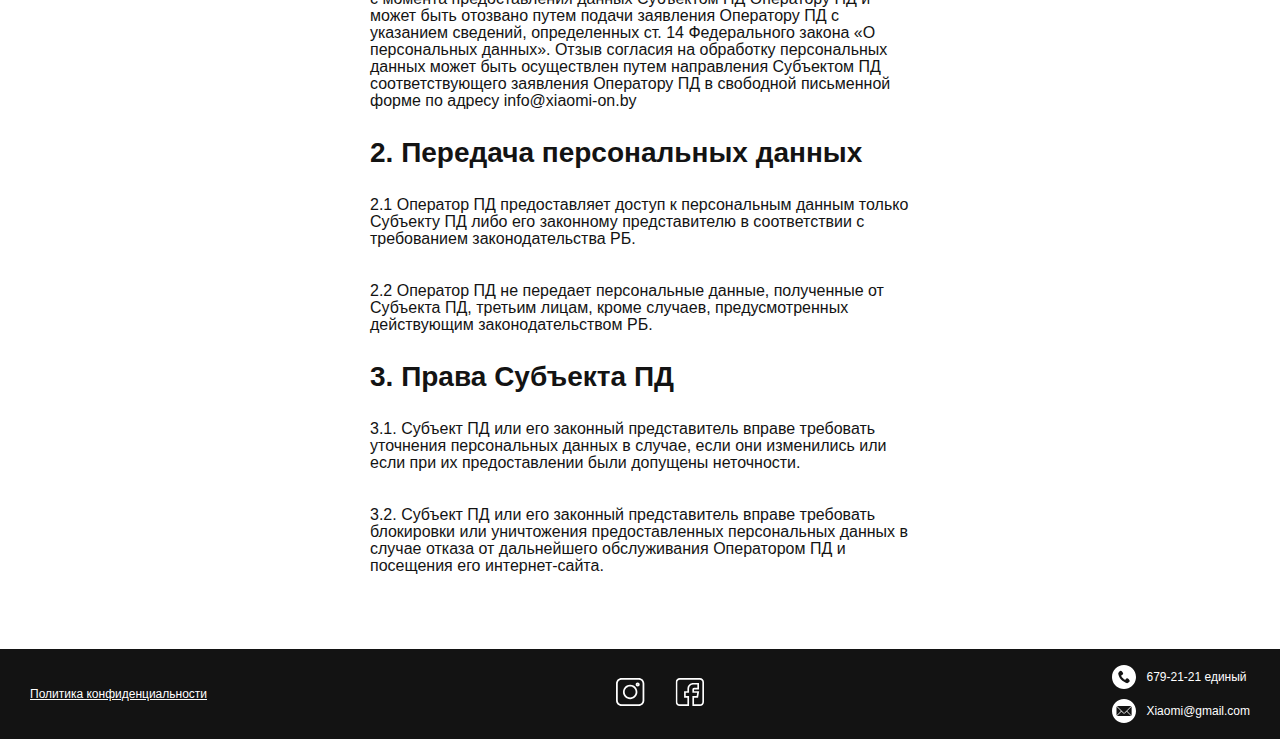
<file: politconf.html>
<!DOCTYPE html>
<html lang="ru">
<head>
    <meta charset="UTF-8">
    <meta name="viewport" content="width=device-width, initial-scale=1.0">
    <title>Политика конфиденциальности</title>
    <link rel="stylesheet" href="css/style.css">
</head>
<body>
    <header class="header">
        <div class="container">
             <div class="header__inner"> <!--  общий родитель для логотипа и меню--> 
              <a class="logo" href="index.html">
                 <img class = "logo__img" src="images/image2.jpg" alt="logo">
              </a>
              <nav class="menu">
                 <ul class="menu__list">
                    <li class="menu__item">
                        <a class="menu__link" href="#info">Описание</a>
                    </li>
                                        <li class="menu__item">
                        <a class="menu__link" href="#characteristics">Характеристики</a>
                    </li>
                                        <li class="menu__item">
                        <a class="menu__link" href="#price">стоимость</a>
                                        </li>
                                                   </li>
                                        </li>
                                        <li class="menu__item">
                        <a class="menu__link" href="aboutus.html">о нас</a>
                    </li>
                                        <li class="menu__item">
                        <a class="menu__link" href="#price">Наше размещение</a>
                    </li>
                 </ul>
              </nav>
            </div>
        </div>
    </header>


    <section class="headline2">
        <div class="containerr">
               <h1 class="title2">
               Политика<br>конфиденциальности 
               </h1>
               </div>
               <div class="info2">
                 <div class="info2-text">
                    <p>
                        Настоящий документ Политика конфиденциальности (далее «Политика») описывает условия обработки персональных данных, передаваемых вами в качестве субъекта персональных данных (далее «Субъект ПД») в адрес интерне-магазина Xiaomi-on в качестве оператора персональных данных (далее «Оператор ПД»). Положения Политики действуют только при посещении Субъектом ПД интернет-сайта Оператора ПД Xiaomi-on.by
                    </p>
                    <h1>
                       1. Обработка и защита персональных данных
                    </h1>
                    <p>
                       1.1. Оператор ПД может осуществлять сбор, систематизацию, накопление, хранение, уточнение (обновление, изменение), извлечение, использование, блокирование, удаление персональных данных Субъекта ПД в соответствии с действующим законодательством РБ: ст. 24 Конституции Республики Беларусь, ст. 6 Федерального закона №152-ФЗ «О персональных данных» и Гражданским кодексом Республики Беларусь в рамках исполнения договора купли-продажи.
                    </p>
                    <p>
                        1.2. Обработка и хранение персональных данных осуществляются в электронном виде с использованием средств автоматизации с обеспечением конфиденциальности и соблюдением положений о защите персональных данных, предусмотренных законодательством РБ.
                    </p>
                    <p>
                        1.3. Условия передачи персональных данных:
                    </p>
                    <p>
                       Субъект ПД должен подтвердить свое согласие на обработку персональных данных, передаваемых через любые веб-формы на сайте Оператора ПД, либо путем заполнения специального поля перед отправкой персональных данных, либо самим фактом отправки данных, если специальное поле отсутствует. 
                    </p>
                    <p>
                        Перед отправкой своих персональных данных Субъект ПД должен ознакомиться с содержанием Политики.
                    </p>
                    <p>
                        Оператор ПД размещает в веб-формах на своем сайте ссылку на текст Политики, для того чтобы Субъект ПД имел возможность ознакомиться с содержанием Политики перед отправкой своих персональных данных.
                    </p>
                    <p>
                        Субъект ПД дает согласие на обработку Оператором ПД своих персональных данных, не являющихся специальными или биометрическими, в том числе номера контактных телефонов, адрес проживания, адреса электронной почты, место работы и занимаемая должность, сведения о местоположении, тип и версия операционной системы, тип и версия браузера, тип устройства и разрешение его экрана, источник перехода на сайт, включая адрес сайта-источника и текст размещенного на нем рекламного объявления, язык операционной системы и браузера, список посещенных страниц и выполненных на них действий, IP-адрес.
                    </p>
                    <p>
                        Оператор ПД не обрабатывает персональные данные специальной категории, в том числе данные о политических, религиозных и иных убеждениях, о членстве в общественных объединениях и профсоюзной деятельности, о частной и интимной жизни Субъекта ПД.
                    </p>
                    <p>
                        1.4. Согласие на обработку персональных данных действует бессрочно с момента предоставления данных Субъектом ПД Оператору ПД и может быть отозвано путем подачи заявления Оператору ПД с указанием сведений, определенных ст. 14 Федерального закона «О персональных данных». Отзыв согласия на обработку персональных данных может быть осуществлен путем направления Субъектом ПД соответствующего заявления Оператору ПД в свободной письменной форме по адресу info@xiaomi-on.by
                    </p>
                    <h1>
                        2. Передача персональных данных
                    </h1>
                    <p>
                       2.1 Оператор ПД предоставляет доступ к персональным данным только Субъекту ПД либо его законному представителю в соответствии с требованием законодательства РБ.
                    </p>
                    <p>
                        2.2 Оператор ПД не передает персональные данные, полученные от Субъекта ПД, третьим лицам, кроме случаев, предусмотренных действующим законодательством РБ.
                    </p>
                    <h1>
                        3. Права Субъекта ПД
                    </h1>
                    <p>
                        3.1. Субъект ПД или его законный представитель вправе требовать уточнения персональных данных в случае, если они изменились или если при их предоставлении были допущены неточности.
                    </p>
                    <p>
                        3.2. Субъект ПД или его законный представитель вправе требовать блокировки или уничтожения предоставленных персональных данных в случае отказа от дальнейшего обслуживания Оператором ПД и посещения его интернет-сайта.
                    </p>
                 </div> 
        </div>
    </section>


    
    <footer class="footer">
        <div class="container">
            <div class="footer__inner">
                <a class="footer__link" href="politconf.html">
                    Политика конфиденциальности
                </a>
                <div class="footer__social">
                    <a class="footer__social-link" href="https://www.instagram.com/xistoreofficial/">  
                      <img class="footer__social-img" src="images/instagram.svg" alt="">
                    </a>
                    <a class="footer__social-link" href="https://www.facebook.com/XiaomiGlobal/?locale=ru_RU">
                         <img class="footer__social-img" src="images/facebook.svg" alt="">
                    </a>
                </div>
                <div class="footer__contacts">
                    <a class="footer__contacts-link" href="tel:679-21-21">
                        <img class="footer__contacts-img" src="images/phone.svg" alt="">
                       <span>679-21-21 единый</span>
                    </a>
                    <a class="footer__contacts-link" href="#mailto:Xiaomi@gmail.com">
                        <img class="footer__contacts-img" src="images/mail.svg" alt="">
                         <span>Xiaomi@gmail.com</span>
                    </a>
                </div>
            </div>
        </div>
    </footer>








</body>
</html>
</file>
<file: css/style.css>
body{
    margin: 0px;
}


*,
*::after
*::before{

    box-sizing: border-box;
}

html{
    scroll-behavior: smooth;
}

ul{
    margin: 0;
    padding: 0;
    list-style: none;
}

li{
    padding-left: 0;
}

a{
    text-decoration: none; 
    color: inherit;
}

p{
    margin: 0;
}

body{
  font-family: 'Inter', sans-serif;
  font-weight: 400;
  font-size: 14px;
  line-height: 17px;
  color: #131313;
}

.container{
    max-width: 1220px;
    padding: 0 10px;
    margin: 0 auto;
}

.header__inner{
display: flex;
justify-content: space-between;
align-items: center;
}

.menu{
    margin-right: 70px;
}

.menu__list{
display: flex;
}


.menu__item + .menu__item { 
 padding-left: 10px;
}


.menu__link{
text-transform: uppercase;
padding: 43px 20px;
transition: all .3s;
}

.menu__link:hover{
  background-color: #131313;
  color: #fff;
}



/*---О НАС--------------------------------------------------------------------------------------------------------------*/

.headline{
    background-color:#fff;
    text-align: center;
    padding-right: 70px;
    padding-left: 70px;
}

.title{
    text-transform: uppercase;
    margin: 0 0 40px;
    color: #131313;
    font-weight: 700;
    font-size: 64px;
    line-height: 77px;
}







.new{
    padding: 90px 0 150px;
}

.new-title{
    margin: 0 0 70px;
    margin-right: 65px;
    text-transform: uppercase;
    text-align: center;
    color: #131313;
    font-size: 32px;
    font-weight: 700;
    line-height: 39px;
}

.new-info{
    display: flex;
    align-items: center;
}

.new-text p{
    font-size: 19px;
    max-width: 560px;
    margin: 0 0 35px;
}

.new-text b{
    max-width: 560px;
    font-size: 20px;
    line-height: 26px;
    margin: 0 0 30px 0px;
    display: block;
   
}

.images-new{
    margin-left:  115px;
    margin-top: -32px;
}




/*--------Политика конфиденциальности----------------------------------------------------------------------------------------------------------------*/
  





.containerr{
    background-color:#fff;
    text-align: center;
    padding: 60px 0px;
    margin:  -40px 0 0 0;
    background-image: url("../images/Ellipse.png");
    background-repeat: no-repeat;
    background-position: center;

}


.title2{
    text-transform: uppercase;
    color: #131313;
    font-weight: 700;
    font-size: 50px;
    line-height: 77px;
}


.info2{
    display: flex;
    align-items: center;
}

.info2-text p{
    max-width: 800px;
    margin: 10px 370px 35px;
 
    font-size: 16px;
    font-style: normal;
    font-weight: 400;
}

.info2-text h1{
    
    max-width: 800px;
    margin: 10px 370px 35px;
}








/*------------------------------------------------------------------------------------------------------------------------*/





.container-map{
    
    margin: -30px 0 0;
    width: 100%;
    display: flex;
    justify-content: center;
    align-items: center;
    flex-direction: column;
}





/*----Contacts--------------------------------------------------------------------------------------------------------------------*/

.section__title-con{
    font-size: 25px;
    line-height: 30px;
    text-align: center;
    text-transform: uppercase;
    margin-top: 80px;
}

.section__subtitle-con{
    margin-bottom: 65px;
    font-size: 17px;
    text-align: center;
    line-height: 20px;
}

.new-product-wrap-con{
    display: flex;
    justify-content: space-between;
    margin-left: 159px;
    margin-right: 115px;
}

.new-product-con{
    width: 28%;
}

.new-product__img-con{
    margin-bottom: 38px;
}

.new-product__brand-con{
    text-transform: uppercase;
    display: block;
    font-weight: 300;
    padding: 0 -1px;

}

.new-product__link-con{
    display: block;
    font-weight: 600;
    margin: 5px 0;
}

.new-product__link-con:hover{
    color:#ff4040;
    cursor: pointer;
}








/*------------------------------------------------------------------------------------------------------------------------*/


.bike{
    padding: 100px 0 0px;
}

.bike__inner{
    display: flex;
    justify-content: space-between;
}

.bike__column-slider{
    flex-basis: 630px;
    margin-left: 30px; 
    max-width: 630px;
}



.bike__title{
 font-weight: 700;
 font-size: 64px;
 line-height: 77px;
 margin: 60px 0 5px;
}

.bike__subtitle{
    margin: 0 0 60px;
    font-weight: 400;
    font-size: 32px;
    line-height: 39px;
    color: #6f6f6f;
}

.bike__text{
    max-width: 420px;
    margin-bottom: 20px;
}

.bike__link{
    margin-top: 80px;
    display: inline-block;
    background-color:#131313;
    color:#fff;
    padding: 28px 71px 28px 81px;
    text-transform: uppercase;
    font-size: 20px;
    line-height: 24px;
    letter-spacing: 1.1em;
    transition: all .3s;
}

.bike__link:hover{
  background-color:#ff4040;
}



.bike-slider .slick-dots{
  right: 0;
  top: 52px
}

.slick-dots{
    position: absolute;
   
}

.slick-dots li + li {
    padding-top: 10px;
}

.slick-dots button{
    font-size: 0;
    padding: 0;
    border: none;
    background-color: #131313;
    width: 2px;
    height: 25px;
    border-radius: 7px;
    cursor: pointer;
    transition: all .3s;
}


.slick-dots button:hover,
.slick-active button{

    background-color: #ff4040;
}

.bike__list{
    margin-top: 25px;
    display: flex;
    justify-content: space-around;
}

.bike__list-item{
 min-width: 160px;
 display: flex;
 flex-direction: column;
 align-items: center;
 text-align: center;
 min-height: 58px;
}


.bike__list-num{
 font-weight: 700;
 text-transform: uppercase;
}

.bike__list-text{
    font-weight: 400;
    font-size: 12px;
    line-height: 15px;
    margin: auto 0;
}










.info{
    padding-top: 150px;
    margin-bottom: 50px;
}

.info__inner{
    display: flex;
}

.info__img{
    margin-right: 60px;
    flex-basis: 570px;
    object-fit: cover;
}

.info__list{
    flex-basis: 490px;
}

.info__item + .info__item{
    padding-top: 50px;
}

.info__item-title{
 font-size: 16px;
    line-height: 19px;
    text-transform: uppercase;
    margin: 0 0 10px;
    text-transform: uppercase;
}

.info__item-text{
   max-width: 450px;
}




.characteristics{
    padding-top: 100px;
    margin-bottom: 150px;
}

.characteristics__head{
    margin: 0 0 40px;
    font-size: 16px;
    line-height: 19px;
    text-transform: uppercase;
}

.characteristics__inner{
    display: flex;
}

.characteristics__img{
   align-self: center;
}

.characteristics__items{
    flex-basis: 570px;
    margin-right: 60px;
}

.characteristics__list + .characteristics__list{
    padding-top: 30px;
}

.characteristics__title{
    padding: 2px 0 3px;
    text-transform: uppercase;
    background-color:#131313;
    color:#fff;
    font-weight: 700;
}

.characteristics__line{
    display: flex;
    padding-top: 5px;
}

.characteristics__name{
    flex-basis: 285px;
    padding-right: 25px;
}

.characteristics__descr{
    flex-basis: 285px;
}

.slider{
    margin-bottom: 50px;
}

.slider__items .slick-dots{
 top: 0;
 left: 0;
}

.slider__item{
    padding-left: 50px;
}

.price{
    margin-bottom: 100px;
}


.price__inner{
    position: relative;
}

.form{
    max-width: 420px;
}



.form__title{
    margin-bottom: 40px;
    font-size: 16px;
    line-height: 19px;
    text-transform: uppercase;
}

.form__text{
    max-width: 300px;
    margin-bottom: 30px;
}

.form__input-name,
.form__input-phone{
    width: 100%;
    border: none;
    border-bottom: 1px solid #131313;
    padding-bottom: 10px;
    margin-bottom: 20px;
}

.form__input-name::placeholder,
.form__input-phone::placeholder,
.form__input-text{
    color: #6f6f6f;
    opacity: 0.5;
}

.form__input-text{
  margin-bottom: 10px;
}

.form__label-box{
 display: flex;
 margin-bottom: 50px;
}

.form__label + .form__label{
    margin-left: 23px;
}

.form__input-radio{
   position: absolute;
   width: 1px;
   height: 1px;
   overflow: hidden;
   clip: rect(0 0 0 0);
}

.form__input-radio:checked + .form__bike{
    display: block;
}

.form__bike-price{
    font-size: 32px;
    position: absolute;
    top: 30px;
    left: 0;
    right: 0;
    width: 220px;
    height: 100px;
    display: flex;
    justify-content: center;
    align-items:center;
    border: 1px solid #ff4040;
    border-radius: 50%;
    transform: translateX(-50%);
}


.form__bike-price::after{
   content: "";
   position: absolute;
   width: 220px;
   height: 100px;
   border: 1px solid #ff4040;
   border-radius: 50%;
   top: 12px;
   left: 0;
}

.form__bike{
    display: none;
    position: absolute;
    top: 0;
    right: 0;
}

.form__radio-style{
  background: #6f6f6f;
  border-radius: 30px;
  width: 80px;
  height: 12px;
}

.form__radio-style--grey{
     background: #6f6f6f;
}

.form__radio-style--white{
     background: #fff;
     border: 1px solid #6f6f6f;
}

.form__radio-style--red{
     background: #ff4040;
}

.form__btn{
    background-color: #131313;
    padding: 28px 71px 28px 81px;
    border: none;
    color:#fff;
    text-transform: uppercase;
    font-size: 20px;
    line-height: 24px;
    letter-spacing: 1.1em;
    cursor: pointer;
    transition: all .3s;
}

.form__btn:hover{
  background-color:#ff4040;
}

.footer{
    background-color:#131313;
    margin: 40px 0px 0px 0px;
}

.footer__inner{
    display: flex;
    justify-content: space-between;
    align-items:center;
    height: 90px;
}

.footer__link{
    color:#fff;
    text-decoration: underline;
    font-size: 12px;
     line-height: 15px;
}

.footer__social-link + .footer__social-link{
 margin-left: 26px;
}

.footer__contacts{
    color:#fff;
    font-size: 12px;
    line-height: 15px;
}

.footer__contacts-link{
    display: flex;
    align-items:center;
}

.footer__contacts-link + .footer__contacts-link{
    margin-top: 10px;
}

.footer__contacts-img{
    margin-right: 10px;
}
</file>
